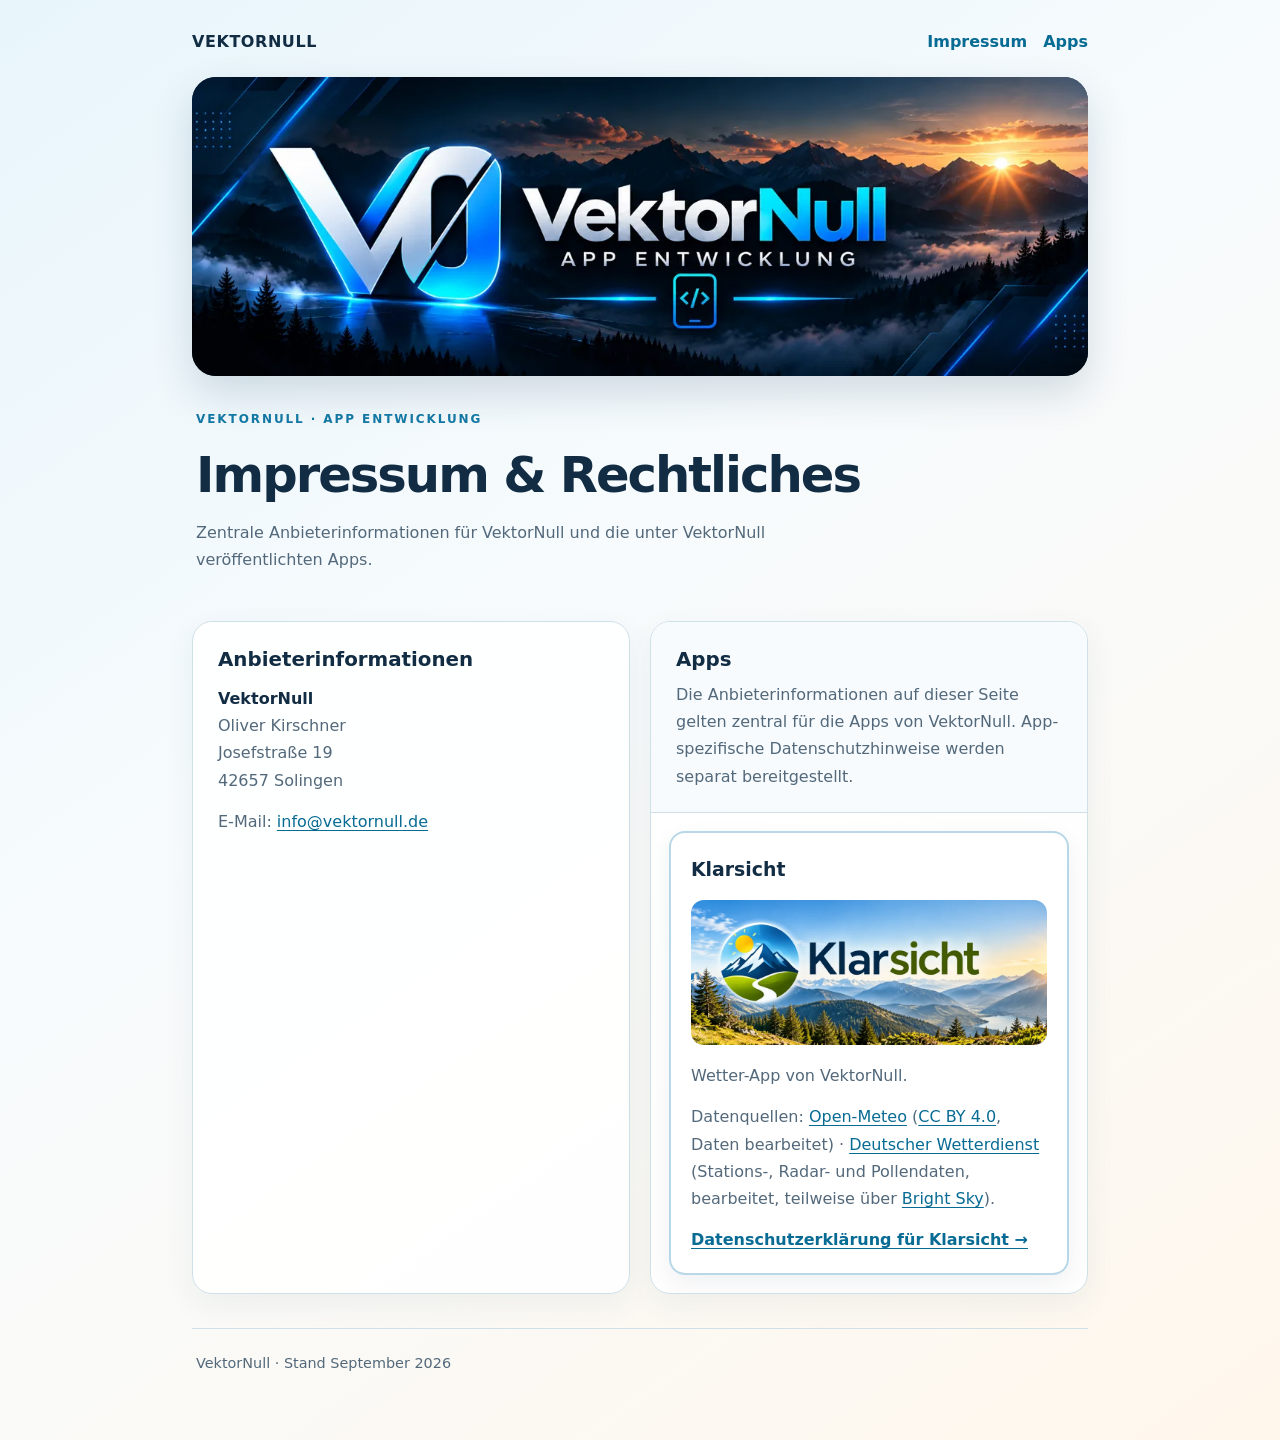
<file: index.html>
<!doctype html>
<html lang="de">
<head>
  <meta charset="utf-8">
  <meta name="viewport" content="width=device-width, initial-scale=1">
  <title>Impressum &amp; Rechtliches – VektorNull</title>
  <meta name="description" content="Impressum und rechtliche Informationen zu VektorNull und den veröffentlichten Apps.">
  <link rel="stylesheet" href="style.css">
</head>
<body>
  <div class="wrap">
    <header class="topbar">
      <a class="brand" href="index.html">VEKTORNULL</a>
      <nav aria-label="Hauptnavigation"><a href="#impressum">Impressum</a><a href="#apps">Apps</a></nav>
    </header>

    <div class="hero"><img src="vektornull-logo.webp" alt="VektorNull – App Entwicklung" width="2048" height="683"></div>

    <main>
      <div class="intro">
        <span class="eyebrow">VektorNull · App Entwicklung</span>
        <h1 id="impressum">Impressum &amp; Rechtliches</h1>
        <p>Zentrale Anbieterinformationen für VektorNull und die unter VektorNull veröffentlichten Apps.</p>
      </div>

      <div class="grid">
        <section class="card" aria-labelledby="anbieter">
          <h2 id="anbieter">Anbieterinformationen</h2>
          <p><strong>VektorNull</strong><br>Oliver Kirschner<br>Josefstraße 19<br>42657 Solingen</p>
          <p>E-Mail: <a href="mailto:info@vektornull.de">info@vektornull.de</a></p>
        </section>

        <section class="card apps-card" id="apps" aria-labelledby="apps-title">
          <div class="apps-head">
            <h2 id="apps-title">Apps</h2>
            <p>Die Anbieterinformationen auf dieser Seite gelten zentral für die Apps von VektorNull. App-spezifische Datenschutzhinweise werden separat bereitgestellt.</p>
          </div>

          <article class="app-entry" aria-labelledby="klarsicht-title">
            <h3 id="klarsicht-title">Klarsicht</h3>
            <a class="banner-link" href="datenschutz.html" aria-label="Zur Datenschutzerklärung von Klarsicht"><img src="klarsicht-banner.webp" alt="Klarsicht – Wetter-App mit Bergpanorama" width="2048" height="683"></a>
            <p class="app-description">Wetter-App von VektorNull.</p>
            <p class="app-description">Datenquellen: <a href="https://open-meteo.com/" target="_blank" rel="noopener noreferrer">Open-Meteo</a> (<a href="https://creativecommons.org/licenses/by/4.0/deed.de" target="_blank" rel="noopener noreferrer">CC BY 4.0</a>, Daten bearbeitet) · <a href="https://opendata.dwd.de/" target="_blank" rel="noopener noreferrer">Deutscher Wetterdienst</a> (Stations-, Radar- und Pollendaten, bearbeitet, teilweise über <a href="https://brightsky.dev/" target="_blank" rel="noopener noreferrer">Bright Sky</a>).</p>
            <p><a class="text-link" href="datenschutz.html">Datenschutzerklärung für Klarsicht →</a></p>
          </article>
        </section>
      </div>
    </main>

    <footer class="site-footer"><span>VektorNull · Stand September 2026</span></footer>
  </div>
</body>
</html>
</file>
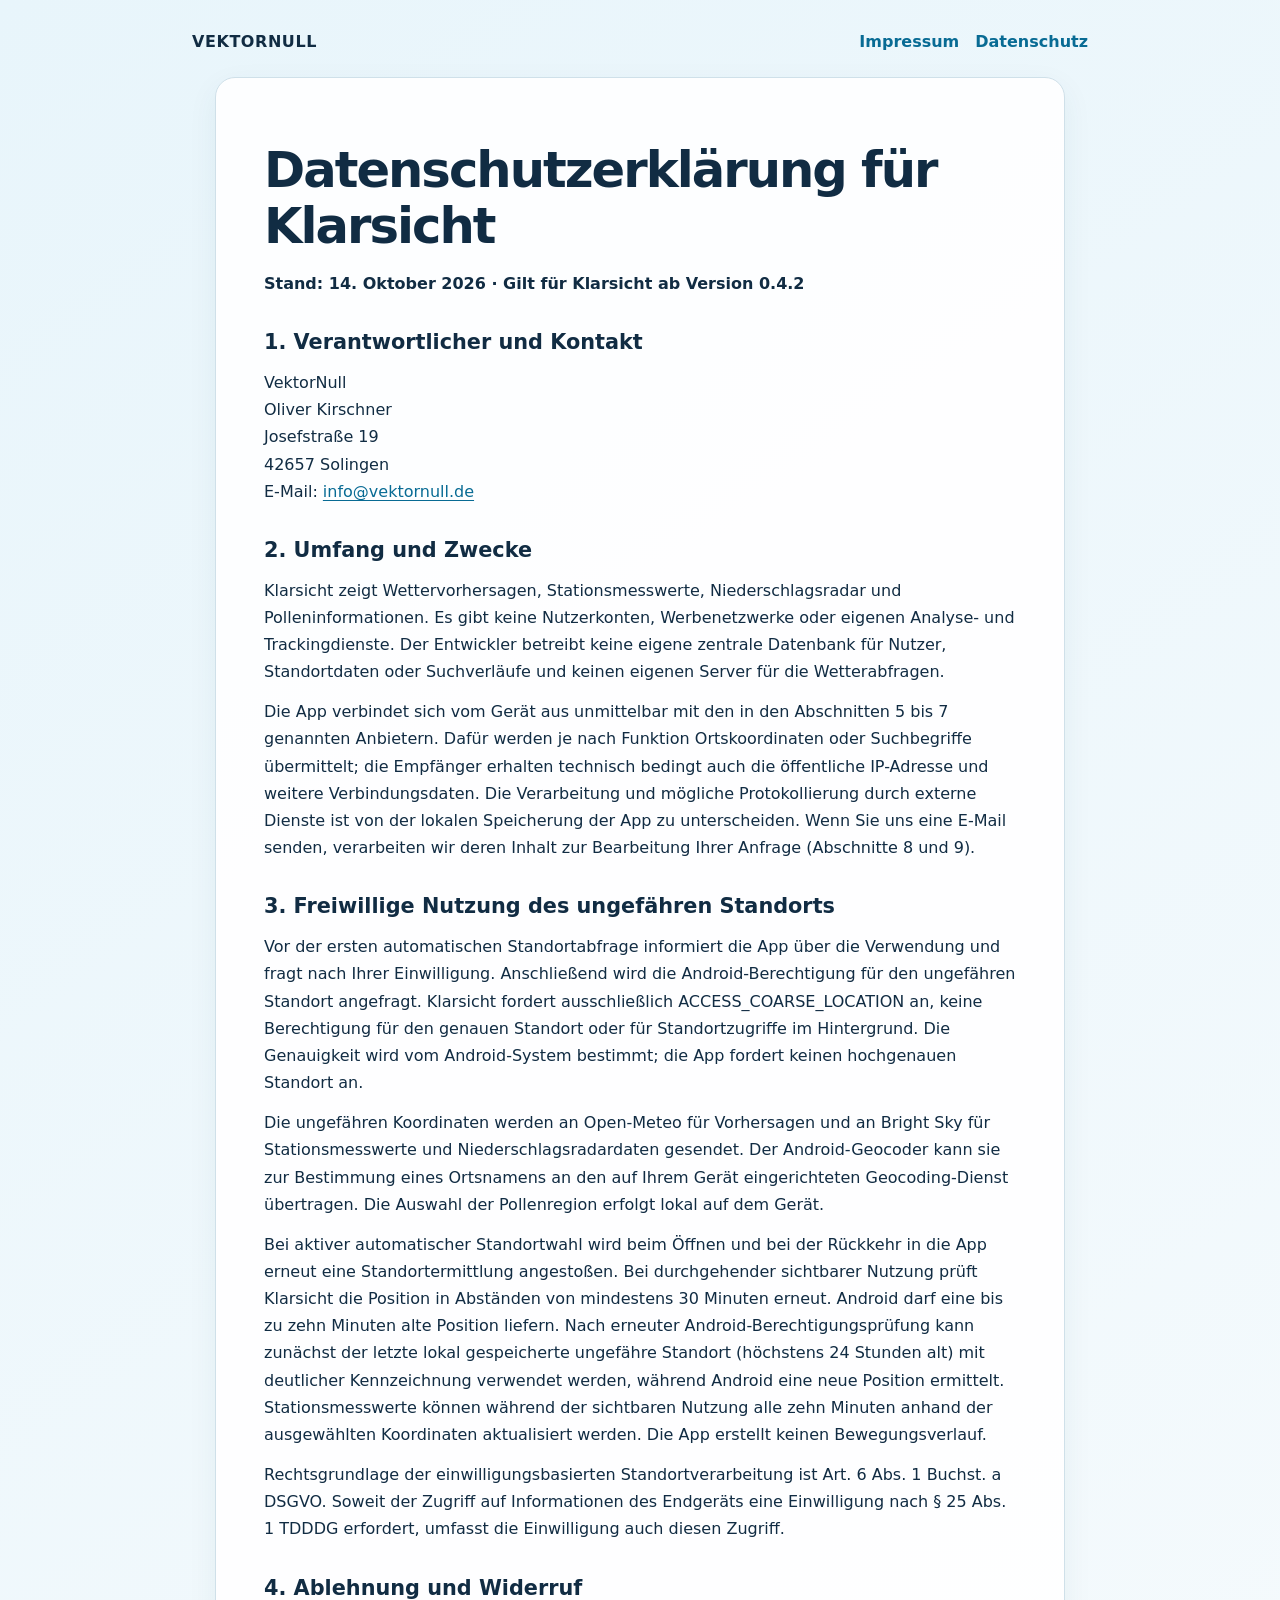
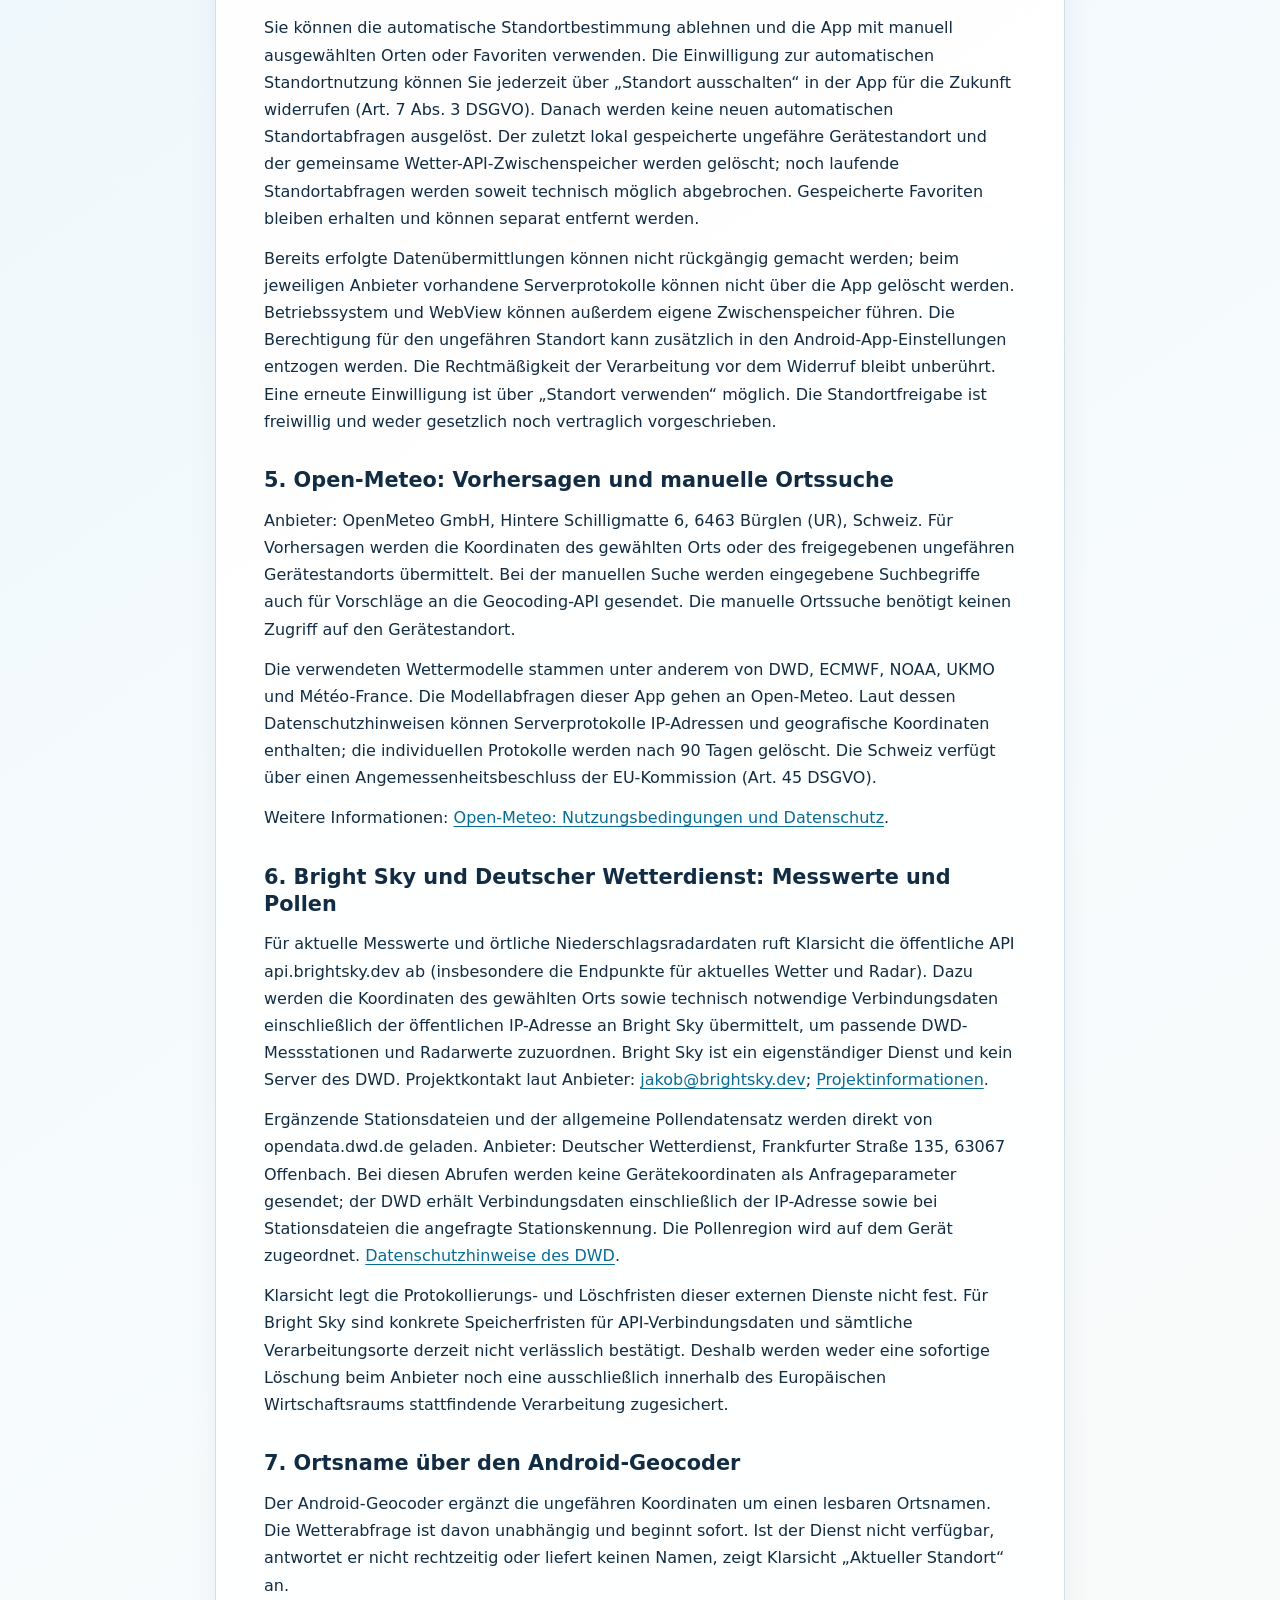
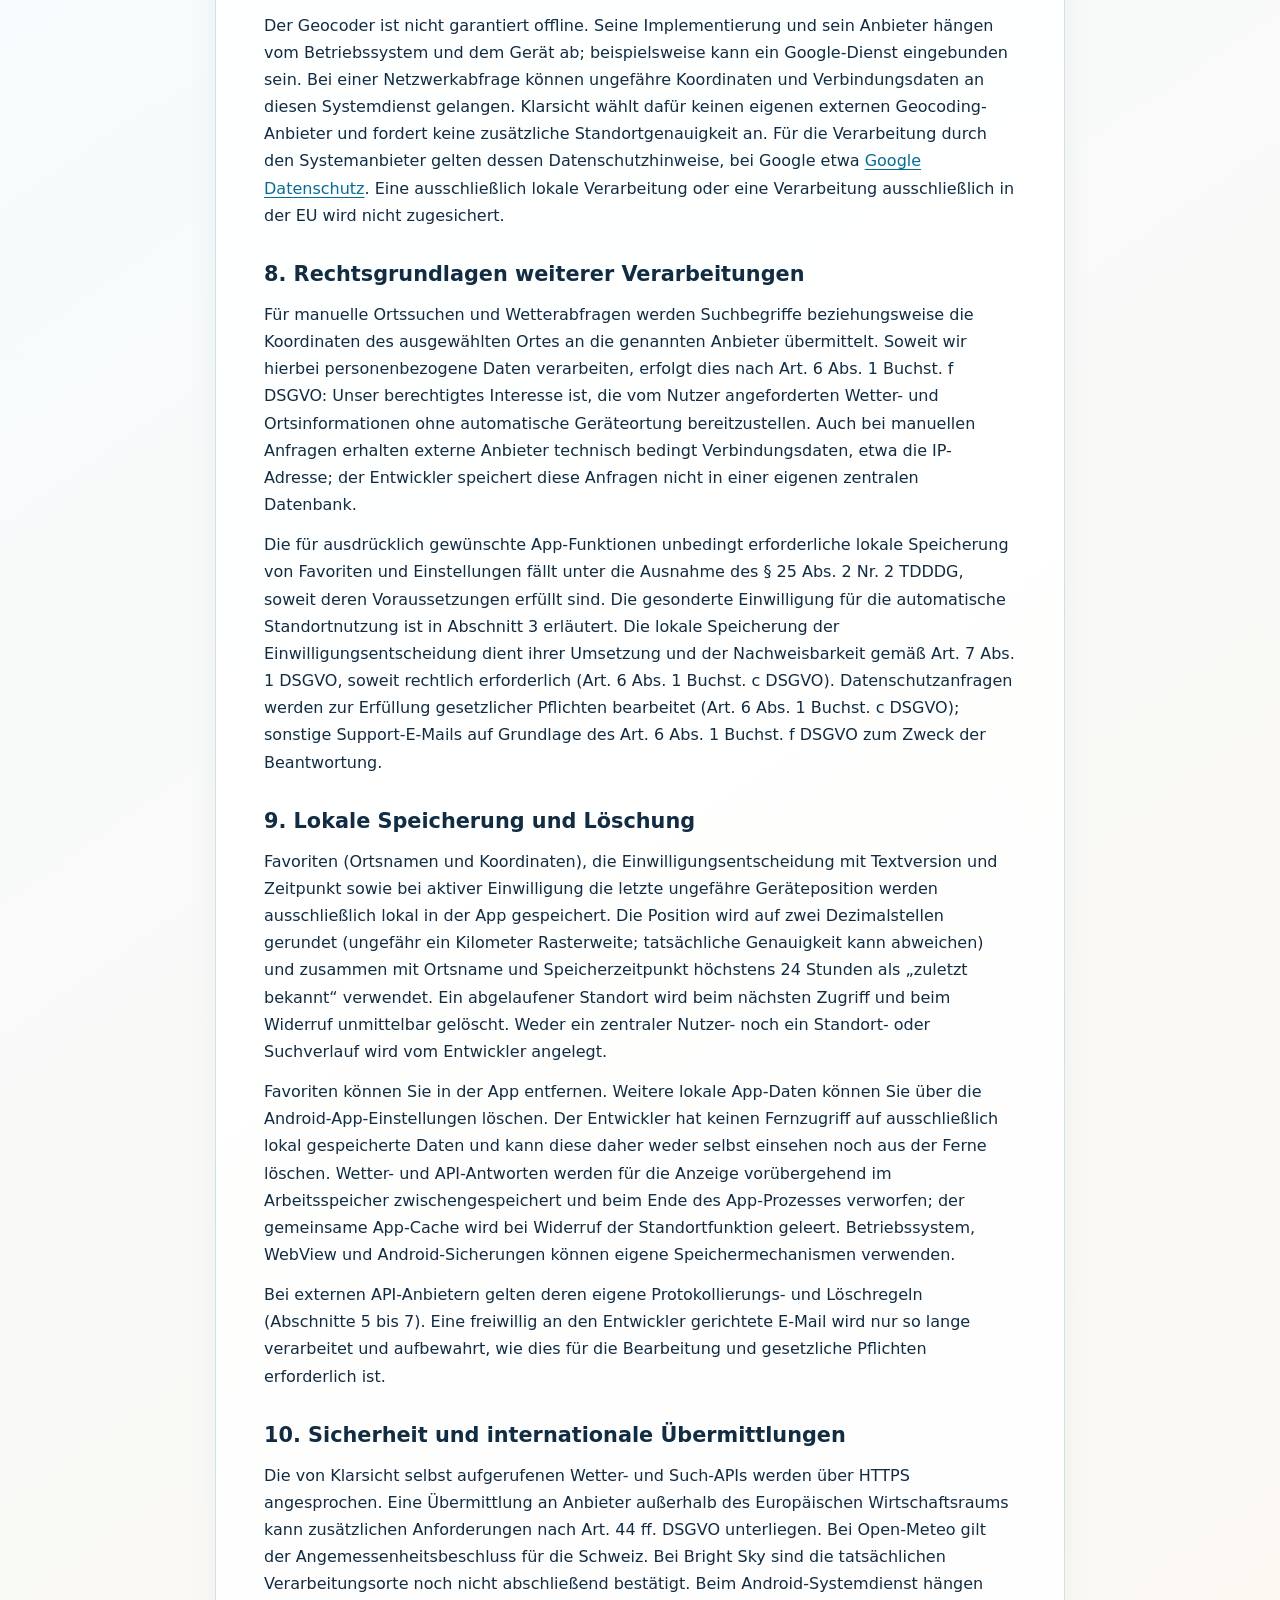
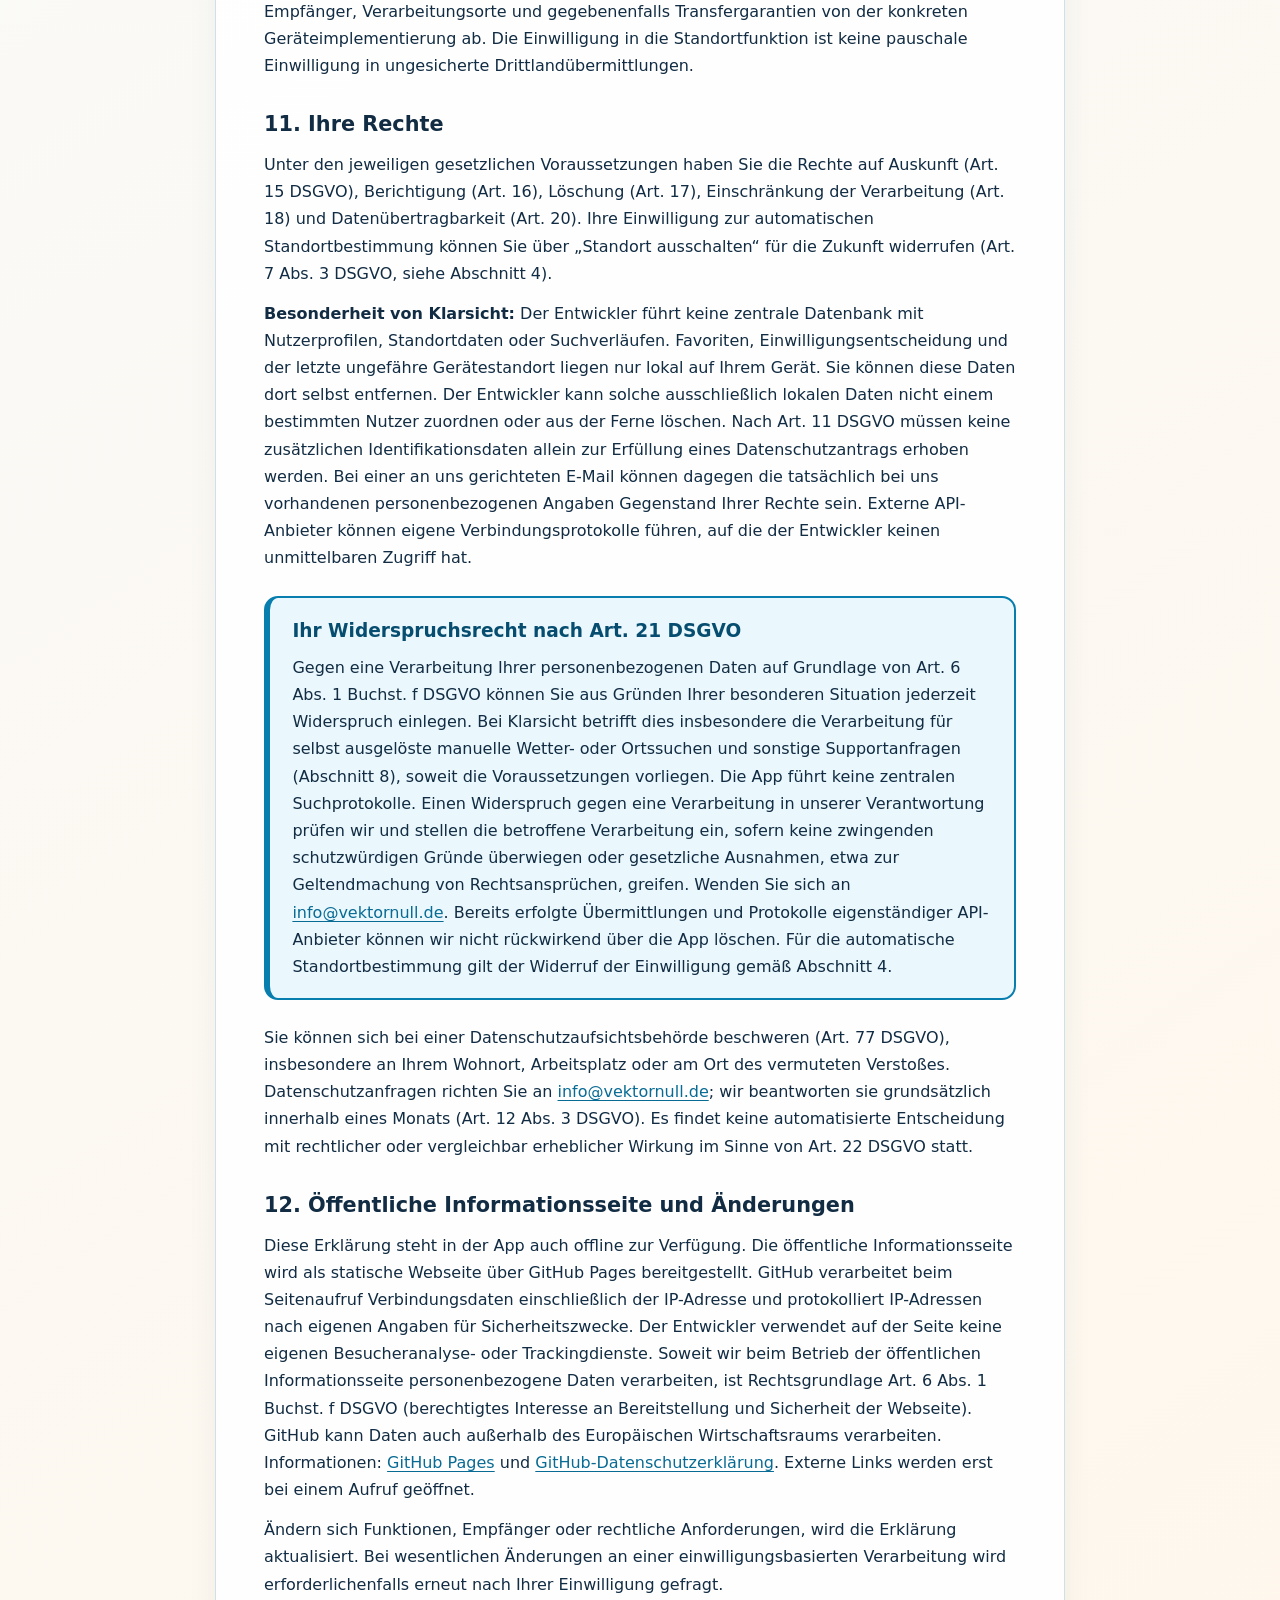
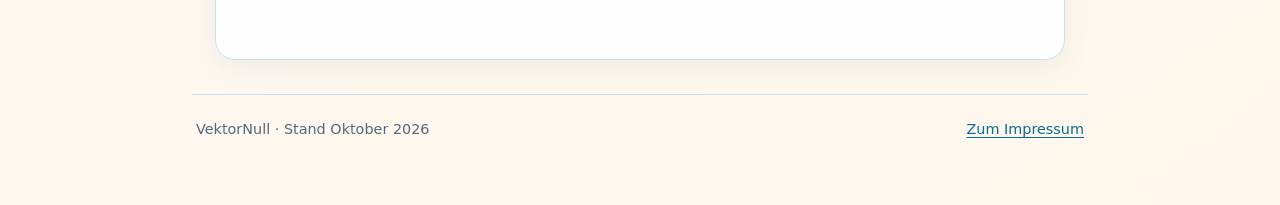
<file: datenschutz.html>
<!doctype html>
<html lang="de">
<head>
  <meta charset="utf-8">
  <meta name="viewport" content="width=device-width, initial-scale=1">
  <title>Datenschutzerklärung – Klarsicht</title>
  <meta name="description" content="Datenschutzerklärung der Android-App Klarsicht von VektorNull.">
  <link rel="stylesheet" href="style.css">
</head>
<body>
  <div class="wrap">
    <header class="topbar"><a class="brand" href="index.html">VEKTORNULL</a><nav aria-label="Hauptnavigation"><a href="index.html#impressum">Impressum</a><a href="datenschutz.html" aria-current="page">Datenschutz</a></nav></header>
    <main class="legal">
  <h1>Datenschutzerklärung für Klarsicht</h1>
  <p><strong>Stand: 14. Oktober 2026 · Gilt für Klarsicht ab Version 0.4.2</strong></p>

  <h2>1. Verantwortlicher und Kontakt</h2>
  <p>VektorNull<br>Oliver Kirschner<br>Josefstraße 19<br>42657 Solingen<br>E-Mail: <a href="mailto:info@vektornull.de">info@vektornull.de</a></p>

  <h2>2. Umfang und Zwecke</h2>
  <p>Klarsicht zeigt Wettervorhersagen, Stationsmesswerte, Niederschlagsradar und Polleninformationen. Es gibt keine Nutzerkonten, Werbenetzwerke oder eigenen Analyse- und Trackingdienste. Der Entwickler betreibt keine eigene zentrale Datenbank für Nutzer, Standortdaten oder Suchverläufe und keinen eigenen Server für die Wetterabfragen.</p>
  <p>Die App verbindet sich vom Gerät aus unmittelbar mit den in den Abschnitten 5 bis 7 genannten Anbietern. Dafür werden je nach Funktion Ortskoordinaten oder Suchbegriffe übermittelt; die Empfänger erhalten technisch bedingt auch die öffentliche IP-Adresse und weitere Verbindungsdaten. Die Verarbeitung und mögliche Protokollierung durch externe Dienste ist von der lokalen Speicherung der App zu unterscheiden. Wenn Sie uns eine E-Mail senden, verarbeiten wir deren Inhalt zur Bearbeitung Ihrer Anfrage (Abschnitte 8 und 9).</p>

  <h2>3. Freiwillige Nutzung des ungefähren Standorts</h2>
  <p>Vor der ersten automatischen Standortabfrage informiert die App über die Verwendung und fragt nach Ihrer Einwilligung. Anschließend wird die Android-Berechtigung für den ungefähren Standort angefragt. Klarsicht fordert ausschließlich ACCESS_COARSE_LOCATION an, keine Berechtigung für den genauen Standort oder für Standortzugriffe im Hintergrund. Die Genauigkeit wird vom Android-System bestimmt; die App fordert keinen hochgenauen Standort an.</p>
  <p>Die ungefähren Koordinaten werden an Open-Meteo für Vorhersagen und an Bright Sky für Stationsmesswerte und Niederschlagsradardaten gesendet. Der Android-Geocoder kann sie zur Bestimmung eines Ortsnamens an den auf Ihrem Gerät eingerichteten Geocoding-Dienst übertragen. Die Auswahl der Pollenregion erfolgt lokal auf dem Gerät.</p>
  <p>Bei aktiver automatischer Standortwahl wird beim Öffnen und bei der Rückkehr in die App erneut eine Standortermittlung angestoßen. Bei durchgehender sichtbarer Nutzung prüft Klarsicht die Position in Abständen von mindestens 30 Minuten erneut. Android darf eine bis zu zehn Minuten alte Position liefern. Nach erneuter Android-Berechtigungsprüfung kann zunächst der letzte lokal gespeicherte ungefähre Standort (höchstens 24 Stunden alt) mit deutlicher Kennzeichnung verwendet werden, während Android eine neue Position ermittelt. Stationsmesswerte können während der sichtbaren Nutzung alle zehn Minuten anhand der ausgewählten Koordinaten aktualisiert werden. Die App erstellt keinen Bewegungsverlauf.</p>
  <p>Rechtsgrundlage der einwilligungsbasierten Standortverarbeitung ist Art. 6 Abs. 1 Buchst. a DSGVO. Soweit der Zugriff auf Informationen des Endgeräts eine Einwilligung nach § 25 Abs. 1 TDDDG erfordert, umfasst die Einwilligung auch diesen Zugriff.</p>

  <h2>4. Ablehnung und Widerruf</h2>
  <p>Sie können die automatische Standortbestimmung ablehnen und die App mit manuell ausgewählten Orten oder Favoriten verwenden. Die Einwilligung zur automatischen Standortnutzung können Sie jederzeit über „Standort ausschalten“ in der App für die Zukunft widerrufen (Art. 7 Abs. 3 DSGVO). Danach werden keine neuen automatischen Standortabfragen ausgelöst. Der zuletzt lokal gespeicherte ungefähre Gerätestandort und der gemeinsame Wetter-API-Zwischenspeicher werden gelöscht; noch laufende Standortabfragen werden soweit technisch möglich abgebrochen. Gespeicherte Favoriten bleiben erhalten und können separat entfernt werden.</p>
  <p>Bereits erfolgte Datenübermittlungen können nicht rückgängig gemacht werden; beim jeweiligen Anbieter vorhandene Serverprotokolle können nicht über die App gelöscht werden. Betriebssystem und WebView können außerdem eigene Zwischenspeicher führen. Die Berechtigung für den ungefähren Standort kann zusätzlich in den Android-App-Einstellungen entzogen werden. Die Rechtmäßigkeit der Verarbeitung vor dem Widerruf bleibt unberührt. Eine erneute Einwilligung ist über „Standort verwenden“ möglich. Die Standortfreigabe ist freiwillig und weder gesetzlich noch vertraglich vorgeschrieben.</p>

  <h2>5. Open-Meteo: Vorhersagen und manuelle Ortssuche</h2>
  <p>Anbieter: OpenMeteo GmbH, Hintere Schilligmatte 6, 6463 Bürglen (UR), Schweiz. Für Vorhersagen werden die Koordinaten des gewählten Orts oder des freigegebenen ungefähren Gerätestandorts übermittelt. Bei der manuellen Suche werden eingegebene Suchbegriffe auch für Vorschläge an die Geocoding-API gesendet. Die manuelle Ortssuche benötigt keinen Zugriff auf den Gerätestandort.</p>
  <p>Die verwendeten Wettermodelle stammen unter anderem von DWD, ECMWF, NOAA, UKMO und Météo-France. Die Modellabfragen dieser App gehen an Open-Meteo. Laut dessen Datenschutzhinweisen können Serverprotokolle IP-Adressen und geografische Koordinaten enthalten; die individuellen Protokolle werden nach 90 Tagen gelöscht. Die Schweiz verfügt über einen Angemessenheitsbeschluss der EU-Kommission (Art. 45 DSGVO).</p>
  <p>Weitere Informationen: <a href="https://open-meteo.com/en/terms" target="_blank" rel="noopener noreferrer">Open-Meteo: Nutzungsbedingungen und Datenschutz</a>.</p>

  <h2>6. Bright Sky und Deutscher Wetterdienst: Messwerte und Pollen</h2>
  <p>Für aktuelle Messwerte und örtliche Niederschlagsradardaten ruft Klarsicht die öffentliche API api.brightsky.dev ab (insbesondere die Endpunkte für aktuelles Wetter und Radar). Dazu werden die Koordinaten des gewählten Orts sowie technisch notwendige Verbindungsdaten einschließlich der öffentlichen IP-Adresse an Bright Sky übermittelt, um passende DWD-Messstationen und Radarwerte zuzuordnen. Bright Sky ist ein eigenständiger Dienst und kein Server des DWD. Projektkontakt laut Anbieter: <a href="mailto:jakob@brightsky.dev">jakob@brightsky.dev</a>; <a href="https://brightsky.dev/" target="_blank" rel="noopener noreferrer">Projektinformationen</a>.</p>
  <p>Ergänzende Stationsdateien und der allgemeine Pollendatensatz werden direkt von opendata.dwd.de geladen. Anbieter: Deutscher Wetterdienst, Frankfurter Straße 135, 63067 Offenbach. Bei diesen Abrufen werden keine Gerätekoordinaten als Anfrageparameter gesendet; der DWD erhält Verbindungsdaten einschließlich der IP-Adresse sowie bei Stationsdateien die angefragte Stationskennung. Die Pollenregion wird auf dem Gerät zugeordnet. <a href="https://www.dwd.de/DE/service/datenschutz/datenschutz_node.html" target="_blank" rel="noopener noreferrer">Datenschutzhinweise des DWD</a>.</p>
  <p>Klarsicht legt die Protokollierungs- und Löschfristen dieser externen Dienste nicht fest. Für Bright Sky sind konkrete Speicherfristen für API-Verbindungsdaten und sämtliche Verarbeitungsorte derzeit nicht verlässlich bestätigt. Deshalb werden weder eine sofortige Löschung beim Anbieter noch eine ausschließlich innerhalb des Europäischen Wirtschaftsraums stattfindende Verarbeitung zugesichert.</p>

  <h2>7. Ortsname über den Android-Geocoder</h2>
  <p>Der Android-Geocoder ergänzt die ungefähren Koordinaten um einen lesbaren Ortsnamen. Die Wetterabfrage ist davon unabhängig und beginnt sofort. Ist der Dienst nicht verfügbar, antwortet er nicht rechtzeitig oder liefert keinen Namen, zeigt Klarsicht „Aktueller Standort“ an.</p>
  <p>Der Geocoder ist nicht garantiert offline. Seine Implementierung und sein Anbieter hängen vom Betriebssystem und dem Gerät ab; beispielsweise kann ein Google-Dienst eingebunden sein. Bei einer Netzwerkabfrage können ungefähre Koordinaten und Verbindungsdaten an diesen Systemdienst gelangen. Klarsicht wählt dafür keinen eigenen externen Geocoding-Anbieter und fordert keine zusätzliche Standortgenauigkeit an. Für die Verarbeitung durch den Systemanbieter gelten dessen Datenschutzhinweise, bei Google etwa <a href="https://policies.google.com/privacy?hl=de" target="_blank" rel="noopener noreferrer">Google Datenschutz</a>. Eine ausschließlich lokale Verarbeitung oder eine Verarbeitung ausschließlich in der EU wird nicht zugesichert.</p>

  <h2>8. Rechtsgrundlagen weiterer Verarbeitungen</h2>
  <p>Für manuelle Ortssuchen und Wetterabfragen werden Suchbegriffe beziehungsweise die Koordinaten des ausgewählten Ortes an die genannten Anbieter übermittelt. Soweit wir hierbei personenbezogene Daten verarbeiten, erfolgt dies nach Art. 6 Abs. 1 Buchst. f DSGVO: Unser berechtigtes Interesse ist, die vom Nutzer angeforderten Wetter- und Ortsinformationen ohne automatische Geräteortung bereitzustellen. Auch bei manuellen Anfragen erhalten externe Anbieter technisch bedingt Verbindungsdaten, etwa die IP-Adresse; der Entwickler speichert diese Anfragen nicht in einer eigenen zentralen Datenbank.</p>
  <p>Die für ausdrücklich gewünschte App-Funktionen unbedingt erforderliche lokale Speicherung von Favoriten und Einstellungen fällt unter die Ausnahme des § 25 Abs. 2 Nr. 2 TDDDG, soweit deren Voraussetzungen erfüllt sind. Die gesonderte Einwilligung für die automatische Standortnutzung ist in Abschnitt 3 erläutert. Die lokale Speicherung der Einwilligungsentscheidung dient ihrer Umsetzung und der Nachweisbarkeit gemäß Art. 7 Abs. 1 DSGVO, soweit rechtlich erforderlich (Art. 6 Abs. 1 Buchst. c DSGVO). Datenschutzanfragen werden zur Erfüllung gesetzlicher Pflichten bearbeitet (Art. 6 Abs. 1 Buchst. c DSGVO); sonstige Support-E-Mails auf Grundlage des Art. 6 Abs. 1 Buchst. f DSGVO zum Zweck der Beantwortung.</p>

  <h2>9. Lokale Speicherung und Löschung</h2>
  <p>Favoriten (Ortsnamen und Koordinaten), die Einwilligungsentscheidung mit Textversion und Zeitpunkt sowie bei aktiver Einwilligung die letzte ungefähre Geräteposition werden ausschließlich lokal in der App gespeichert. Die Position wird auf zwei Dezimalstellen gerundet (ungefähr ein Kilometer Rasterweite; tatsächliche Genauigkeit kann abweichen) und zusammen mit Ortsname und Speicherzeitpunkt höchstens 24 Stunden als „zuletzt bekannt“ verwendet. Ein abgelaufener Standort wird beim nächsten Zugriff und beim Widerruf unmittelbar gelöscht. Weder ein zentraler Nutzer- noch ein Standort- oder Suchverlauf wird vom Entwickler angelegt.</p>
  <p>Favoriten können Sie in der App entfernen. Weitere lokale App-Daten können Sie über die Android-App-Einstellungen löschen. Der Entwickler hat keinen Fernzugriff auf ausschließlich lokal gespeicherte Daten und kann diese daher weder selbst einsehen noch aus der Ferne löschen. Wetter- und API-Antworten werden für die Anzeige vorübergehend im Arbeitsspeicher zwischengespeichert und beim Ende des App-Prozesses verworfen; der gemeinsame App-Cache wird bei Widerruf der Standortfunktion geleert. Betriebssystem, WebView und Android-Sicherungen können eigene Speichermechanismen verwenden.</p>
  <p>Bei externen API-Anbietern gelten deren eigene Protokollierungs- und Löschregeln (Abschnitte 5 bis 7). Eine freiwillig an den Entwickler gerichtete E-Mail wird nur so lange verarbeitet und aufbewahrt, wie dies für die Bearbeitung und gesetzliche Pflichten erforderlich ist.</p>

  <h2>10. Sicherheit und internationale Übermittlungen</h2>
  <p>Die von Klarsicht selbst aufgerufenen Wetter- und Such-APIs werden über HTTPS angesprochen. Eine Übermittlung an Anbieter außerhalb des Europäischen Wirtschaftsraums kann zusätzlichen Anforderungen nach Art. 44 ff. DSGVO unterliegen. Bei Open-Meteo gilt der Angemessenheitsbeschluss für die Schweiz. Bei Bright Sky sind die tatsächlichen Verarbeitungsorte noch nicht abschließend bestätigt. Beim Android-Systemdienst hängen Empfänger, Verarbeitungsorte und gegebenenfalls Transfergarantien von der konkreten Geräteimplementierung ab. Die Einwilligung in die Standortfunktion ist keine pauschale Einwilligung in ungesicherte Drittlandübermittlungen.</p>

  <h2>11. Ihre Rechte</h2>
  <p>Unter den jeweiligen gesetzlichen Voraussetzungen haben Sie die Rechte auf Auskunft (Art. 15 DSGVO), Berichtigung (Art. 16), Löschung (Art. 17), Einschränkung der Verarbeitung (Art. 18) und Datenübertragbarkeit (Art. 20). Ihre Einwilligung zur automatischen Standortbestimmung können Sie über „Standort ausschalten“ für die Zukunft widerrufen (Art. 7 Abs. 3 DSGVO, siehe Abschnitt 4).</p>
  <p><strong>Besonderheit von Klarsicht:</strong> Der Entwickler führt keine zentrale Datenbank mit Nutzerprofilen, Standortdaten oder Suchverläufen. Favoriten, Einwilligungsentscheidung und der letzte ungefähre Gerätestandort liegen nur lokal auf Ihrem Gerät. Sie können diese Daten dort selbst entfernen. Der Entwickler kann solche ausschließlich lokalen Daten nicht einem bestimmten Nutzer zuordnen oder aus der Ferne löschen. Nach Art. 11 DSGVO müssen keine zusätzlichen Identifikationsdaten allein zur Erfüllung eines Datenschutzantrags erhoben werden. Bei einer an uns gerichteten E-Mail können dagegen die tatsächlich bei uns vorhandenen personenbezogenen Angaben Gegenstand Ihrer Rechte sein. Externe API-Anbieter können eigene Verbindungsprotokolle führen, auf die der Entwickler keinen unmittelbaren Zugriff hat.</p>
  <aside class="objection" aria-labelledby="widerspruch"><h3 id="widerspruch">Ihr Widerspruchsrecht nach Art. 21 DSGVO</h3><p>Gegen eine Verarbeitung Ihrer personenbezogenen Daten auf Grundlage von Art. 6 Abs. 1 Buchst. f DSGVO können Sie aus Gründen Ihrer besonderen Situation jederzeit Widerspruch einlegen. Bei Klarsicht betrifft dies insbesondere die Verarbeitung für selbst ausgelöste manuelle Wetter- oder Ortssuchen und sonstige Supportanfragen (Abschnitt 8), soweit die Voraussetzungen vorliegen. Die App führt keine zentralen Suchprotokolle. Einen Widerspruch gegen eine Verarbeitung in unserer Verantwortung prüfen wir und stellen die betroffene Verarbeitung ein, sofern keine zwingenden schutzwürdigen Gründe überwiegen oder gesetzliche Ausnahmen, etwa zur Geltendmachung von Rechtsansprüchen, greifen. Wenden Sie sich an <a href="mailto:info@vektornull.de">info@vektornull.de</a>. Bereits erfolgte Übermittlungen und Protokolle eigenständiger API-Anbieter können wir nicht rückwirkend über die App löschen. Für die automatische Standortbestimmung gilt der Widerruf der Einwilligung gemäß Abschnitt 4.</p></aside>
  <p>Sie können sich bei einer Datenschutzaufsichtsbehörde beschweren (Art. 77 DSGVO), insbesondere an Ihrem Wohnort, Arbeitsplatz oder am Ort des vermuteten Verstoßes. Datenschutzanfragen richten Sie an <a href="mailto:info@vektornull.de">info@vektornull.de</a>; wir beantworten sie grundsätzlich innerhalb eines Monats (Art. 12 Abs. 3 DSGVO). Es findet keine automatisierte Entscheidung mit rechtlicher oder vergleichbar erheblicher Wirkung im Sinne von Art. 22 DSGVO statt.</p>

  <h2>12. Öffentliche Informationsseite und Änderungen</h2>
  <p>Diese Erklärung steht in der App auch offline zur Verfügung. Die öffentliche Informationsseite wird als statische Webseite über GitHub Pages bereitgestellt. GitHub verarbeitet beim Seitenaufruf Verbindungsdaten einschließlich der IP-Adresse und protokolliert IP-Adressen nach eigenen Angaben für Sicherheitszwecke. Der Entwickler verwendet auf der Seite keine eigenen Besucheranalyse- oder Trackingdienste. Soweit wir beim Betrieb der öffentlichen Informationsseite personenbezogene Daten verarbeiten, ist Rechtsgrundlage Art. 6 Abs. 1 Buchst. f DSGVO (berechtigtes Interesse an Bereitstellung und Sicherheit der Webseite). GitHub kann Daten auch außerhalb des Europäischen Wirtschaftsraums verarbeiten. Informationen: <a href="https://docs.github.com/de/pages/getting-started-with-github-pages/what-is-github-pages" target="_blank" rel="noopener noreferrer">GitHub Pages</a> und <a href="https://docs.github.com/de/site-policy/privacy-policies/github-general-privacy-statement" target="_blank" rel="noopener noreferrer">GitHub-Datenschutzerklärung</a>. Externe Links werden erst bei einem Aufruf geöffnet.</p>
  <p>Ändern sich Funktionen, Empfänger oder rechtliche Anforderungen, wird die Erklärung aktualisiert. Bei wesentlichen Änderungen an einer einwilligungsbasierten Verarbeitung wird erforderlichenfalls erneut nach Ihrer Einwilligung gefragt.</p>

    </main>
    <footer class="site-footer"><span>VektorNull · Stand Oktober 2026</span><a href="index.html">Zum Impressum</a></footer>
  </div>
</body>
</html>
</file>
<file: style.css>
:root{color-scheme:light;--ink:#112c43;--muted:#53697b;--line:#cfe0e9;--blue:#087eaf;--pale:#eef7fb}
*{box-sizing:border-box}html{scroll-behavior:smooth}body{margin:0;background:linear-gradient(145deg,#e8f5fb 0%,#f7fbfd 42%,#fff7ec 100%);color:var(--ink);font:16px/1.7 system-ui,-apple-system,Segoe UI,Roboto,sans-serif}a{color:#086b94;text-underline-offset:3px}a:hover{color:#044b6d}a:focus-visible{outline:3px solid #ffbe49;outline-offset:3px;border-radius:3px}.wrap{max-width:940px;margin:auto;padding:28px 22px 64px}.topbar{display:flex;justify-content:space-between;align-items:center;gap:18px;padding:0 0 22px}.brand{font-weight:800;letter-spacing:.035em;text-decoration:none;color:var(--ink)}.topbar nav{display:flex;flex-wrap:wrap;gap:16px}.topbar nav a{text-decoration:none;font-weight:650}.hero{overflow:hidden;border-radius:24px;background:#061a2b;box-shadow:0 18px 42px #163e5a2a}.hero img{display:block;width:100%;height:auto;aspect-ratio:3/1;object-fit:cover}.intro{padding:28px 4px 12px}.eyebrow{text-transform:uppercase;letter-spacing:.16em;font-size:.75rem;font-weight:800;color:#1277a3}.intro h1,.legal h1{font-size:clamp(2rem,5vw,3.1rem);letter-spacing:-.04em;line-height:1.13;margin:.32em 0}.intro p{color:var(--muted);max-width:65ch}.grid{display:grid;grid-template-columns:1fr 1fr;gap:20px;margin:20px 0}.card,.legal{background:#ffffffeb;border:1px solid var(--line);border-radius:20px;box-shadow:0 10px 30px #234b6210}.card{padding:25px}.card h2{font-size:1.24rem;line-height:1.3;margin:0 0 12px}.card p{margin:0 0 14px;color:var(--muted)}.card p:last-child{margin-bottom:0}.card strong{color:var(--ink)}.apps-card{padding:0;overflow:hidden}.apps-head{padding:25px 25px 22px;background:#f7fbfd;border-bottom:1px solid var(--line)}.apps-head h2{margin-bottom:8px}.apps-head p{margin-bottom:0}.app-entry{margin:18px;padding:20px;background:#fff;border:2px solid #b9d8e7;border-radius:16px;box-shadow:0 8px 22px #234b6212}.app-entry h3{margin:0 0 15px;font-size:1.18rem;color:var(--ink)}.app-entry .app-description{margin-top:0}.banner-link{display:block;overflow:hidden;border-radius:13px;margin:0 0 17px;position:relative;aspect-ratio:2.45/1;background:#9bcae6}.banner-link img{display:block;width:125%;max-width:none;height:auto}.banner-link:focus-visible{outline-offset:5px}.text-link{font-weight:750}.legal{padding:clamp(24px,5vw,48px);max-width:850px;margin:auto}.legal h2{font-size:1.3rem;line-height:1.3;margin:2rem 0 .5rem}.legal p{margin:.8rem 0}.legal .meta{color:var(--muted);font-size:.94rem}.site-footer{border-top:1px solid var(--line);margin-top:34px;padding:22px 4px 0;color:var(--muted);font-size:.9rem;display:flex;gap:12px;justify-content:space-between;flex-wrap:wrap}@media(max-width:640px){.wrap{padding:18px 15px 44px}.grid{grid-template-columns:1fr}.topbar{align-items:flex-start}.topbar nav{gap:10px}.hero{border-radius:16px}.intro{padding-top:22px}.card{padding:20px}.apps-card{padding:0}.apps-head{padding:20px}.app-entry{margin:14px;padding:16px}.legal{border-radius:16px}.banner-link{aspect-ratio:2.4/1}.banner-link img{width:125%}}

.objection{margin:1.5rem 0;padding:1.1rem 1.4rem;border:2px solid #087eaf;border-left-width:6px;background:#eaf7fc;border-radius:14px}.objection h3{margin:0 0 .45rem;font-size:1.16rem;color:#064d70}.objection p{margin:0}
</file>
